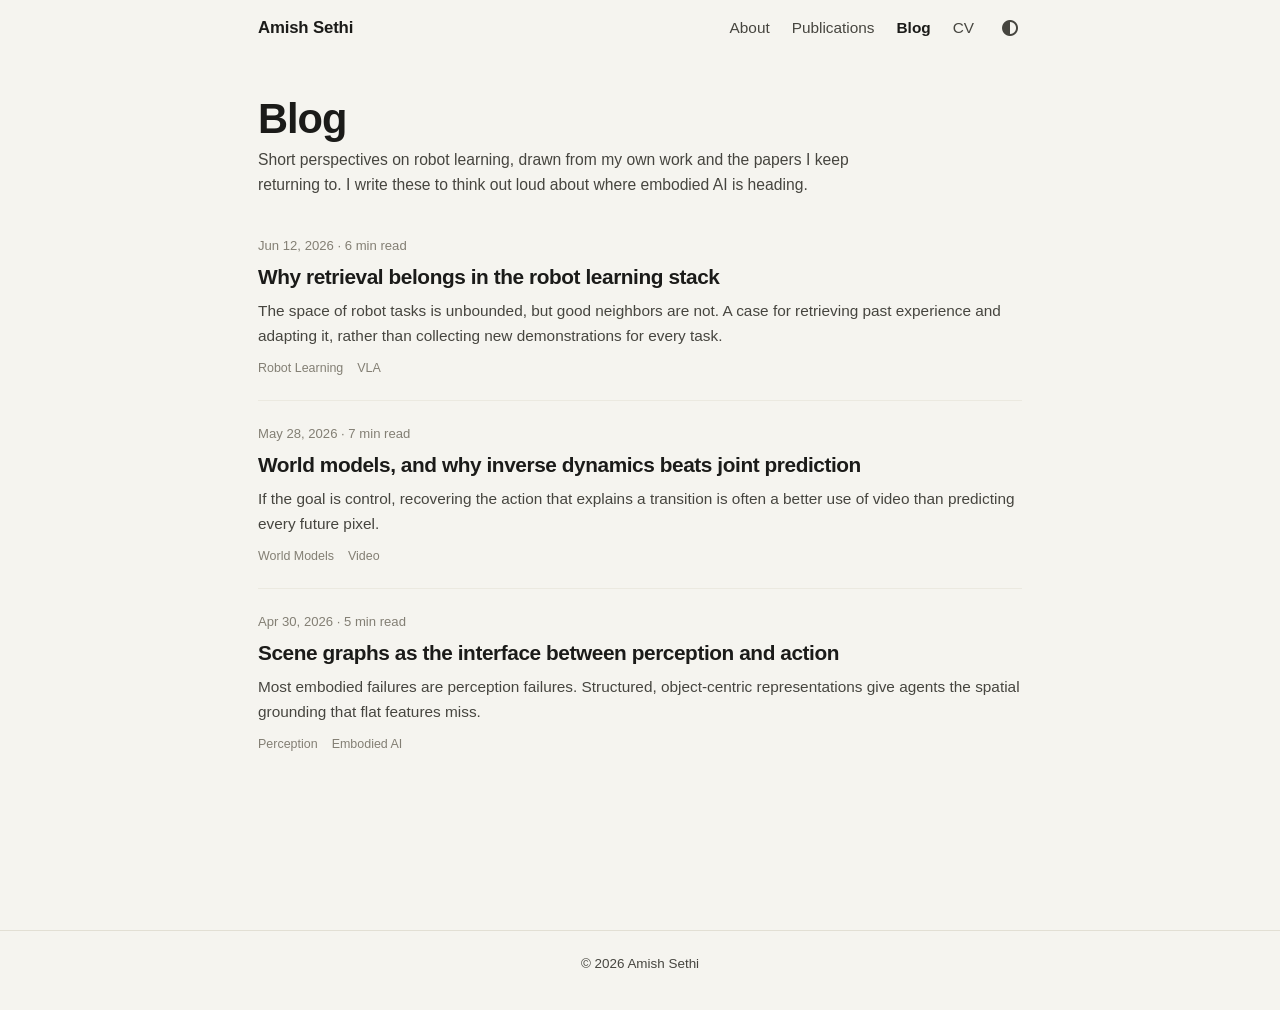
<file: blog.html>
<!DOCTYPE html>
<html lang="en">

<head>
  <meta charset="UTF-8">
  <meta name="viewport" content="width=device-width, initial-scale=1.0">
  <title>Blog &middot; Amish Sethi</title>
  <meta name="author" content="Amish Sethi">
  <meta name="description" content="Short research perspectives on robot learning by Amish Sethi.">
  <link rel="icon" type="image/png" href="assets/img/favicon.png">

  <link rel="stylesheet" href="https://cdnjs.cloudflare.com/ajax/libs/font-awesome/6.5.2/css/all.min.css">
  <link rel="stylesheet" href="assets/css/style.css">
  <script>
    (function () {
      var t = localStorage.getItem('theme') || 'light';
      document.documentElement.setAttribute('data-theme', t);
    })();
  </script>
</head>

<body>

  <nav class="nav" id="nav">
    <div class="nav-inner">
      <a href="index.html" class="nav-brand">Amish Sethi</a>
      <div class="nav-links" id="navLinks">
        <a href="index.html">About</a>
        <a href="publications.html">Publications</a>
        <a href="blog.html" class="active">Blog</a>
        <a href="data/cv.pdf" target="_blank" rel="noopener">CV</a>
        <button class="theme-toggle" id="themeToggle" title="Toggle theme" aria-label="Toggle theme">
          <i class="fa-solid fa-circle-half-stroke"></i>
        </button>
      </div>
    </div>
  </nav>

  <main class="wrap">
    <section style="margin-top:0;">
      <h1 class="hero-name" style="font-size:2.6rem;"><span class="first">Blog</span></h1>
      <p style="font-size:0.98rem; max-width:640px;">
        Short perspectives on robot learning, drawn from my own work and the papers I keep returning to. I write
        these to think out loud about where embodied AI is heading.
      </p>

      <div class="post-list">

        <a class="post-item-link" href="blog/why-retrieval-belongs-in-robot-learning.html">
          <div class="post-item">
            <div class="p-date">Jun 12, 2026 &middot; 6 min read</div>
            <div class="p-title">Why retrieval belongs in the robot learning stack</div>
            <p class="p-sub">The space of robot tasks is unbounded, but good neighbors are not. A case for retrieving
              past experience and adapting it, rather than collecting new demonstrations for every task.</p>
            <div class="p-tags"><span class="badge muted">Robot Learning</span><span class="badge muted">VLA</span>
            </div>
          </div>
        </a>

        <a class="post-item-link" href="blog/world-models-and-inverse-dynamics.html">
          <div class="post-item">
            <div class="p-date">May 28, 2026 &middot; 7 min read</div>
            <div class="p-title">World models, and why inverse dynamics beats joint prediction</div>
            <p class="p-sub">If the goal is control, recovering the action that explains a transition is often a better
              use of video than predicting every future pixel.</p>
            <div class="p-tags"><span class="badge muted">World Models</span><span class="badge muted">Video</span>
            </div>
          </div>
        </a>

        <a class="post-item-link" href="blog/scene-graphs-perception-and-action.html">
          <div class="post-item">
            <div class="p-date">Apr 30, 2026 &middot; 5 min read</div>
            <div class="p-title">Scene graphs as the interface between perception and action</div>
            <p class="p-sub">Most embodied failures are perception failures. Structured, object-centric
              representations give agents the spatial grounding that flat features miss.</p>
            <div class="p-tags"><span class="badge muted">Perception</span><span class="badge muted">Embodied
                AI</span></div>
          </div>
        </a>

      </div>
    </section>
  </main>

  <footer>
    <p>&copy; 2026 Amish Sethi</p>
  </footer>

  <script src="assets/js/main.js"></script>
</body>

</html>
</file>
<file: assets/css/style.css>
/* =========================================================================
   Amish Sethi — personal site
   Clean, system-font, warm-paper aesthetic. Light and dark themes.
   ========================================================================= */

:root {
  --paper:      #f5f4ef;
  --paper-2:    #eeece4;
  --ink:        #1b1b19;
  --ink-soft:   #46453f;
  --muted:      #837f74;
  --line:       #e2dfd4;
  --line-soft:  #ebe9e0;
  --link:       #2950e6;
  --link-hover: #0a23a8;
  --surface:    #ffffff;
  --sans: -apple-system, BlinkMacSystemFont, "Segoe UI", Roboto, Helvetica, Arial, sans-serif;
  --mono: ui-monospace, SFMono-Regular, Menlo, Consolas, monospace;
  --maxw: 820px;
  --nav-h: 56px;
}

html[data-theme='dark'] {
  --paper:      #2b2b2b;
  --paper-2:    #333333;
  --ink:        #ededea;
  --ink-soft:   #cfcdc6;
  --muted:      #9b988f;
  --line:       #404040;
  --line-soft:  #3a3a3a;
  --link:       #7aa0ff;
  --link-hover: #a9c2ff;
  --surface:    #343434;
}

* { box-sizing: border-box; }
html { scroll-behavior: smooth; -webkit-text-size-adjust: 100%; }

body {
  margin: 0;
  background: var(--paper);
  color: var(--ink);
  font-family: var(--sans);
  font-size: 17px;
  line-height: 1.62;
  -webkit-font-smoothing: antialiased;
  text-rendering: optimizeLegibility;
  transition: background-color 0.25s ease, color 0.25s ease;
}

p { margin: 0 0 1em; color: var(--ink-soft); }
strong { font-weight: 600; color: var(--ink); }
em { font-style: italic; }
em.serif, .serif-em { font-style: italic; font-weight: 400; }

a {
  color: var(--link);
  text-decoration: none;
  transition: color 0.15s ease;
}
a:hover { color: var(--link-hover); }

/* ----------------------------- Navbar ---------------------------------- */
.nav {
  position: sticky; top: 0; z-index: 50;
  background: var(--paper);
  border-bottom: 1px solid transparent;
  transition: border-color 0.25s ease, background-color 0.25s ease;
}
.nav.scrolled { border-bottom-color: var(--line); }
.nav-inner {
  max-width: var(--maxw); margin: 0 auto; height: var(--nav-h);
  padding: 0 28px; display: flex; align-items: center; justify-content: space-between;
}
.nav-brand { font-weight: 700; font-size: 1.05rem; color: var(--ink); letter-spacing: -0.01em; }
.nav-brand:hover { color: var(--ink); opacity: 0.7; }
.nav-links { display: flex; align-items: center; gap: 22px; }
.nav-links a { color: var(--ink-soft); font-size: 0.96rem; font-weight: 450; }
.nav-links a:hover { color: var(--link); }
.nav-links a.active { color: var(--ink); font-weight: 600; }
.theme-toggle {
  background: none; border: none; cursor: pointer; color: var(--ink-soft);
  padding: 4px; display: inline-flex; font-size: 1rem; margin-left: 2px;
}
.theme-toggle:hover { color: var(--link); }
.nav-toggle { display: none; }

/* ----------------------------- Layout ---------------------------------- */
.wrap { max-width: var(--maxw); margin: 0 auto; padding: 40px 28px 90px; }
section { margin-top: 46px; scroll-margin-top: calc(var(--nav-h) + 14px); }

h2.section-title {
  font-size: 1.18rem; font-weight: 700; letter-spacing: -0.01em;
  margin: 0 0 18px; padding-bottom: 7px; color: var(--ink);
  border-bottom: 1px solid var(--line);
}
h2.section-title .lead { color: inherit; font-style: normal; }

/* ------------------------------ Hero ------------------------------------ */
.hero { display: flex; flex-direction: row; align-items: flex-start; gap: 40px; }
.hero-text { flex: 1; min-width: 0; }
.hero-name { font-size: 2.4rem; font-weight: 700; line-height: 1.05;
  letter-spacing: -0.025em; margin: 0 0 6px; color: var(--ink); }
.hero-name .first { color: inherit; font-style: normal; }
.hero-role { font-size: 1.02rem; color: var(--muted); font-weight: 450; margin: 0 0 22px; }
.hero-text p { font-size: 1.02rem; }
.profile { flex-shrink: 0; width: 215px; }
.profile img { width: 100%; border-radius: 4px; display: block; border: 1px solid var(--line); }
.profile .contact-line { margin-top: 11px; font-size: 0.82rem; color: var(--muted); text-align: center; }

/* social links, plain icons */
.socials { display: flex; gap: 18px; margin-top: 22px; align-items: center; }
.socials a { color: var(--ink-soft); font-size: 1.18rem; line-height: 1; }
.socials a:hover { color: var(--link); }

/* ------------------------------ News ------------------------------------ */
.news { width: 100%; border-collapse: collapse; }
.news td { padding: 8px 0; vertical-align: top; }
.news tr + tr td { border-top: 1px solid var(--line-soft); }
.news .date { width: 118px; white-space: nowrap; padding-right: 18px; padding-top: 9px;
  font-size: 0.84rem; color: var(--muted); }
.news .desc { font-size: 0.97rem; color: var(--ink-soft); }

/* ------------------------- Publications --------------------------------- */
.pub { display: grid; grid-template-columns: 210px 1fr; gap: 26px;
  padding: 22px 0; align-items: center; }
.pub + .pub { border-top: 1px solid var(--line-soft); }
.pub-thumb { width: 100%; border-radius: 4px; overflow: hidden; border: 1px solid var(--line); background: var(--surface); }
.pub-thumb img, .pub-thumb video { width: 100%; height: auto; display: block; }
.pub-title { font-weight: 650; font-size: 1.06rem; line-height: 1.3; margin: 0 0 5px; color: var(--ink); }
.pub-authors { font-size: 0.92rem; color: var(--ink-soft); margin: 0 0 3px; line-height: 1.5; }
.pub-authors .me { font-weight: 700; color: var(--ink); }
.pub-venue { font-size: 0.9rem; color: var(--muted); margin: 0 0 9px; }
.pub-venue em { font-style: italic; }
.pub-venue .spot { color: #9a6a00; font-weight: 600; }
html[data-theme='dark'] .pub-venue .spot { color: #e4b75a; }
.pub-desc { font-size: 0.93rem; color: var(--ink-soft); margin: 8px 0 10px; }

/* status notes rendered as plain text, no pills */
.badge { font-size: inherit; color: var(--muted); }
.badge.gold { color: #9a6a00; font-weight: 600; }
html[data-theme='dark'] .badge.gold { color: #e4b75a; }
.badge.muted { color: var(--muted); }

/* link list, plain bracket-free text links */
.links { display: flex; flex-wrap: wrap; gap: 14px; margin-top: 2px; }
.links a { font-size: 0.88rem; color: var(--link); }
.links a:hover { color: var(--link-hover); }

.note { font-size: 0.9rem; color: var(--muted); margin-top: 16px; }

/* --------------------------- Awards ------------------------------------- */
.award { display: grid; grid-template-columns: 96px 1fr; gap: 20px;
  padding: 14px 0; align-items: baseline; }
.award + .award { border-top: 1px solid var(--line-soft); }
.award .year { font-size: 0.86rem; color: var(--muted); padding-top: 2px; }
.award .body .a-title { font-weight: 600; color: var(--ink); }
.award .body .a-issuer { color: var(--muted); }
.award .body p { margin: 5px 0 0; font-size: 0.93rem; }

/* ------------------------- Experience ----------------------------------- */
.exp { display: grid; grid-template-columns: 110px 1fr; gap: 20px; padding: 14px 0; }
.exp + .exp { border-top: 1px solid var(--line-soft); }
.exp .when { font-size: 0.84rem; color: var(--muted); padding-top: 3px; }
.exp .role { font-weight: 600; color: var(--ink); }
.exp .org { color: var(--link); }
.exp p { margin: 6px 0 0; font-size: 0.93rem; }

ul.clean { margin: 8px 0 0; padding-left: 18px; }
ul.clean li { margin-bottom: 5px; font-size: 0.95rem; color: var(--ink-soft); }

/* ------------------------------ Footer ---------------------------------- */
footer { border-top: 1px solid var(--line); margin-top: 64px; padding: 22px 28px;
  text-align: center; font-size: 0.84rem; color: var(--muted); }
footer a { color: var(--muted); text-decoration: underline; text-underline-offset: 2px; }
footer a:hover { color: var(--link); }

/* ====================== Blog index ===================== */
.post-list { margin-top: 6px; }
.post-item { padding: 22px 0; }
.post-item + .post-item, .post-list .post-item-link + .post-item-link .post-item { border-top: 1px solid var(--line-soft); }
.post-item .p-date { font-size: 0.82rem; color: var(--muted); }
.post-item .p-title { font-size: 1.3rem; font-weight: 700; letter-spacing: -0.02em;
  margin: 4px 0 5px; color: var(--ink); display: inline-block; }
a.post-item-link:hover .p-title { color: var(--link); }
.post-item .p-sub { font-size: 0.96rem; color: var(--ink-soft); margin: 0; }
.post-item .p-tags { margin-top: 9px; display: flex; gap: 14px; }
.post-item .p-tags .badge { font-size: 0.78rem; color: var(--muted); }

/* ====================== Blog post ===================== */
.post-wrap { max-width: 680px; }
.post-head { margin-bottom: 30px; }
.post-head .p-kicker { font-size: 0.82rem; color: var(--muted); margin: 0 0 10px; font-weight: 500; }
.post-head h1 { font-size: 2.15rem; font-weight: 700; line-height: 1.12;
  letter-spacing: -0.025em; margin: 0 0 12px; color: var(--ink); }
.post-head .p-meta { font-size: 0.85rem; color: var(--muted); }
.post-head .p-meta a { color: var(--muted); text-decoration: underline; text-underline-offset: 2px; }
.post-head .p-meta a:hover { color: var(--link); }

.post-body { font-size: 1.06rem; line-height: 1.7; color: var(--ink-soft); }
.post-body > p:first-of-type { font-size: 1.1rem; }
.post-body h2 { font-size: 1.4rem; font-weight: 700; letter-spacing: -0.02em;
  color: var(--ink); margin: 36px 0 12px; }
.post-body h3 { font-weight: 600; font-size: 1.1rem; color: var(--ink); margin: 26px 0 8px; }
.post-body p { margin: 0 0 1.1em; }
.post-body ul, .post-body ol { margin: 0 0 1.1em; padding-left: 22px; }
.post-body li { margin-bottom: 6px; }
.post-body strong { color: var(--ink); }

.post-body blockquote { margin: 1.3em 0; padding: 2px 0 2px 18px;
  border-left: 2px solid var(--line); color: var(--ink); font-style: italic; }

.post-body figure { margin: 24px 0; text-align: center; }
.post-body figure img { max-width: 100%; border-radius: 4px; border: 1px solid var(--line); }
.post-body figcaption { font-size: 0.82rem; color: var(--muted); margin-top: 9px; }

sup.cite { font-size: 0.72em; line-height: 0; }
sup.cite a { color: var(--link); font-weight: 500; padding: 0 1px; }
sup.cite a:hover { color: var(--link-hover); }

.references { margin-top: 44px; padding-top: 20px; border-top: 1px solid var(--line); }
.references h2 { font-size: 0.92rem; font-weight: 700; color: var(--ink); margin: 0 0 14px; letter-spacing: 0; }
.references ol { margin: 0; padding-left: 26px; }
.references li { font-size: 0.86rem; line-height: 1.5; color: var(--ink-soft);
  margin-bottom: 9px; scroll-margin-top: calc(var(--nav-h) + 14px); }
.references li .r-title { color: var(--ink); }
.references li a { word-break: break-word; }

.callout { margin: 26px 0; padding: 16px 20px; border-radius: 4px;
  background: var(--paper-2); border: 1px solid var(--line); font-size: 0.98rem; color: var(--ink-soft); }
.callout strong { color: var(--ink); }

.post-body .katex { font-size: 1.02em; }
.post-body .katex-display { margin: 1.2em 0; overflow-x: auto; overflow-y: hidden; }

.post-foot { margin-top: 40px; padding-top: 20px; border-top: 1px solid var(--line); font-size: 0.9rem; }

.pub-group-title { font-size: 0.92rem; font-weight: 700; color: var(--ink);
  margin: 40px 0 6px; padding-bottom: 6px; }

/* ------------------------- Responsive ----------------------------------- */
@media (max-width: 720px) {
  body { font-size: 16px; }
  .nav-links { gap: 15px; }
  .nav-links a { font-size: 0.9rem; }
  .hero { flex-direction: column-reverse; align-items: center; gap: 22px; }
  .profile { width: 150px; }
  .pub { grid-template-columns: 1fr; gap: 14px; }
  .pub-thumb { max-width: 300px; }
  .award, .exp { grid-template-columns: 1fr; gap: 3px; }
  .award .year, .exp .when { padding-top: 0; }
  .hero-name { font-size: 2.1rem; }
  .post-head h1 { font-size: 1.8rem; }
}
</file>
